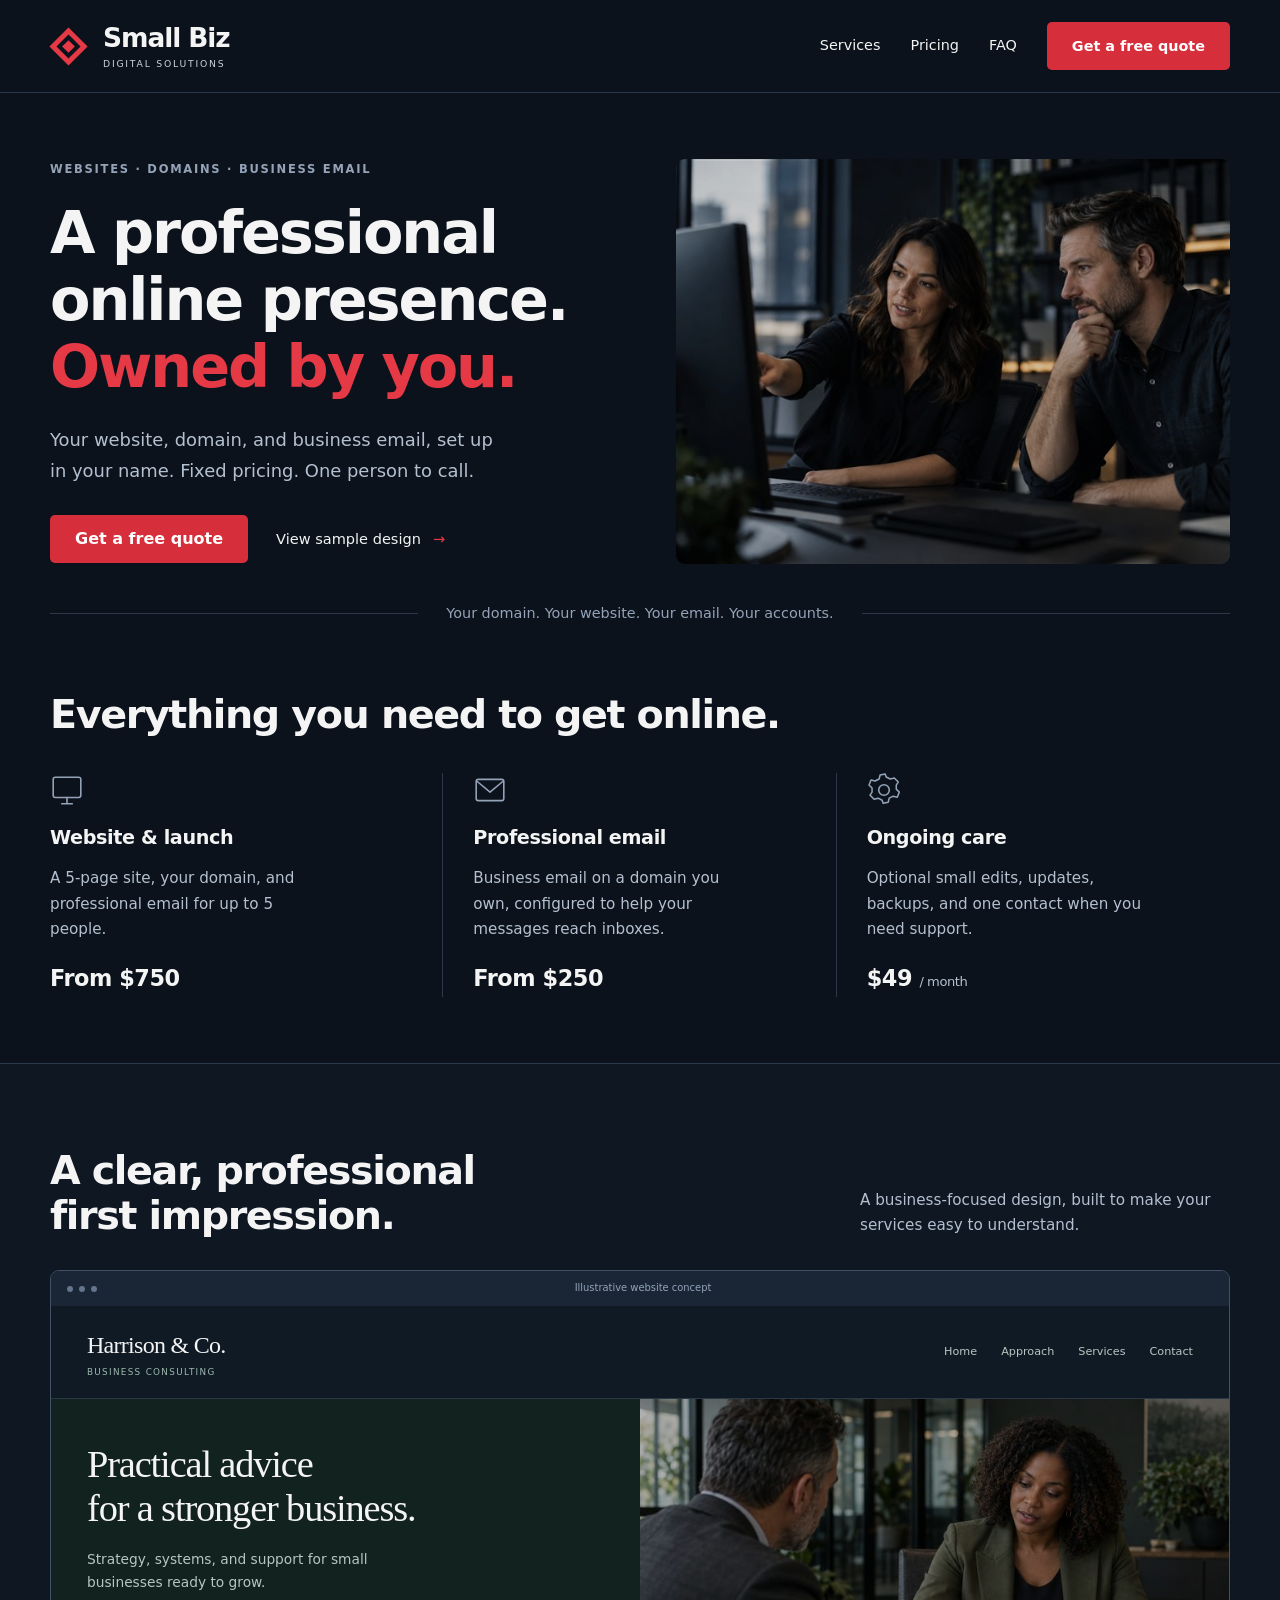
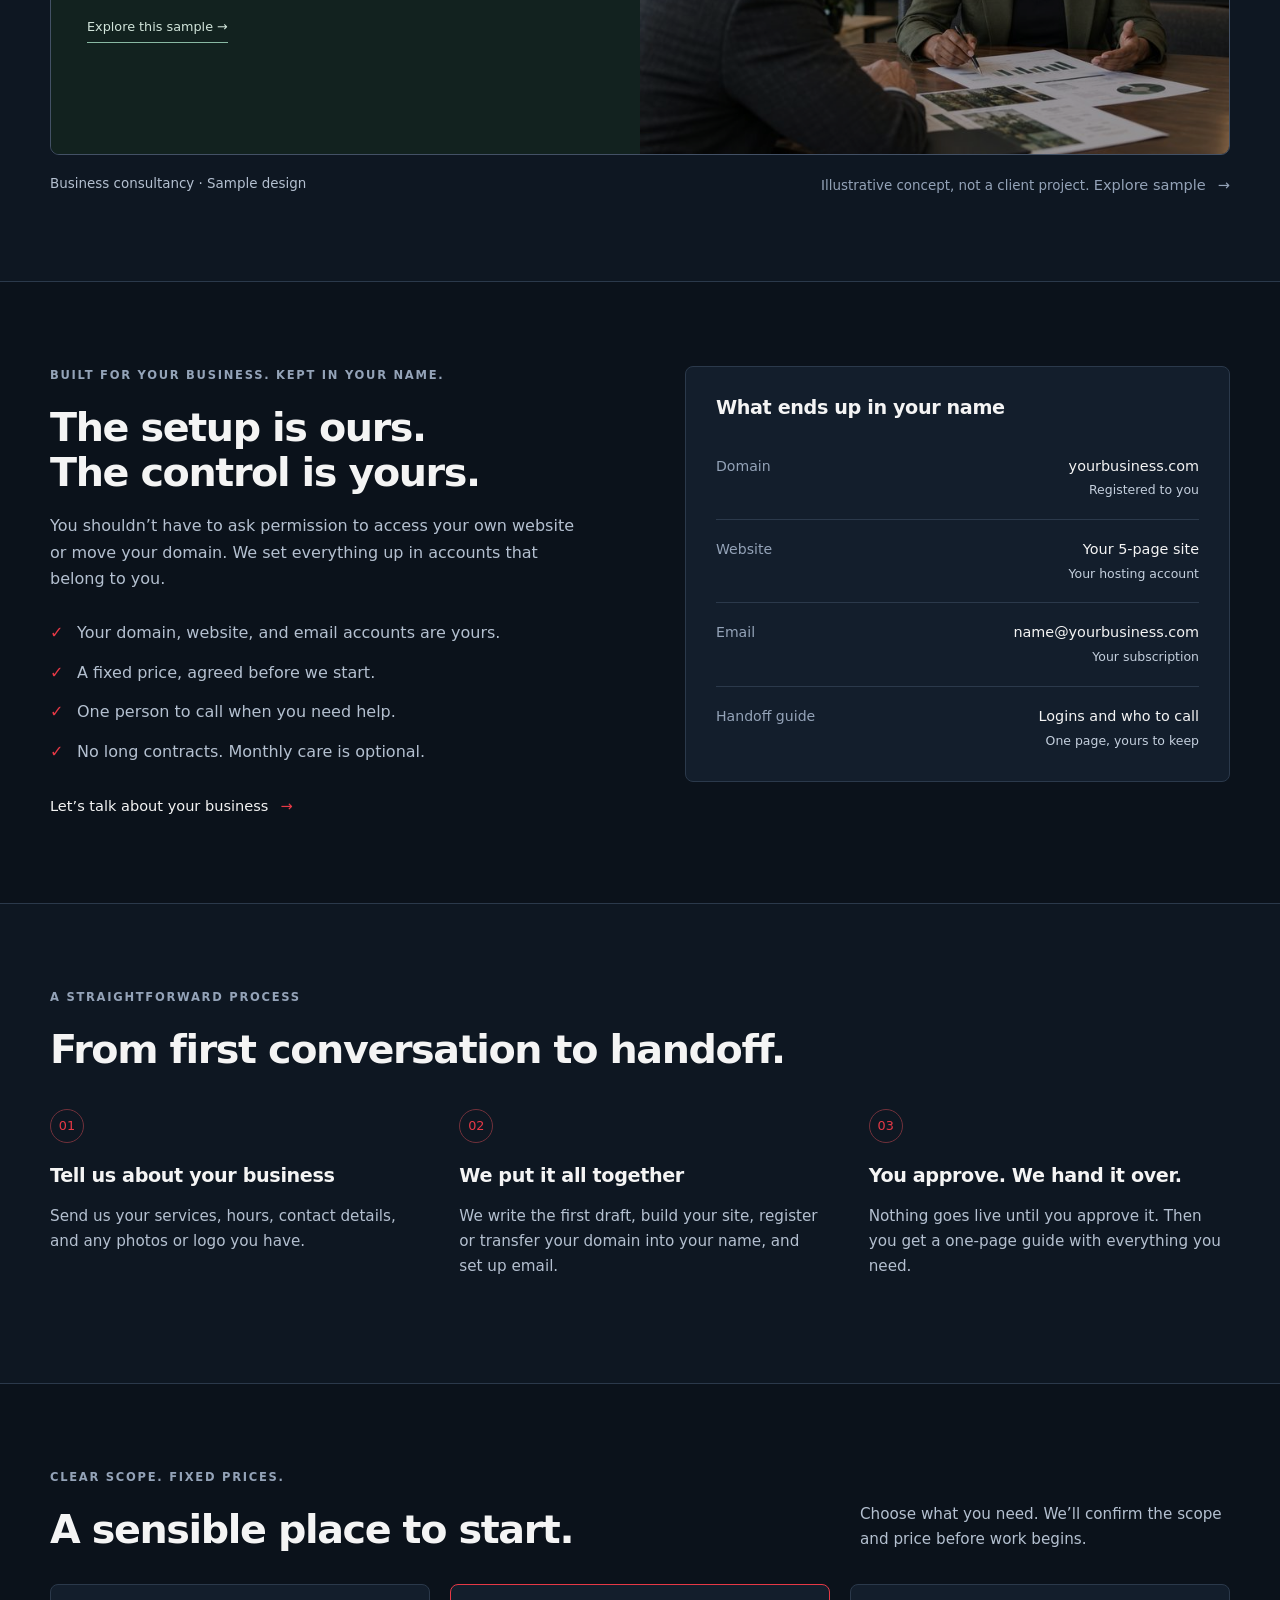
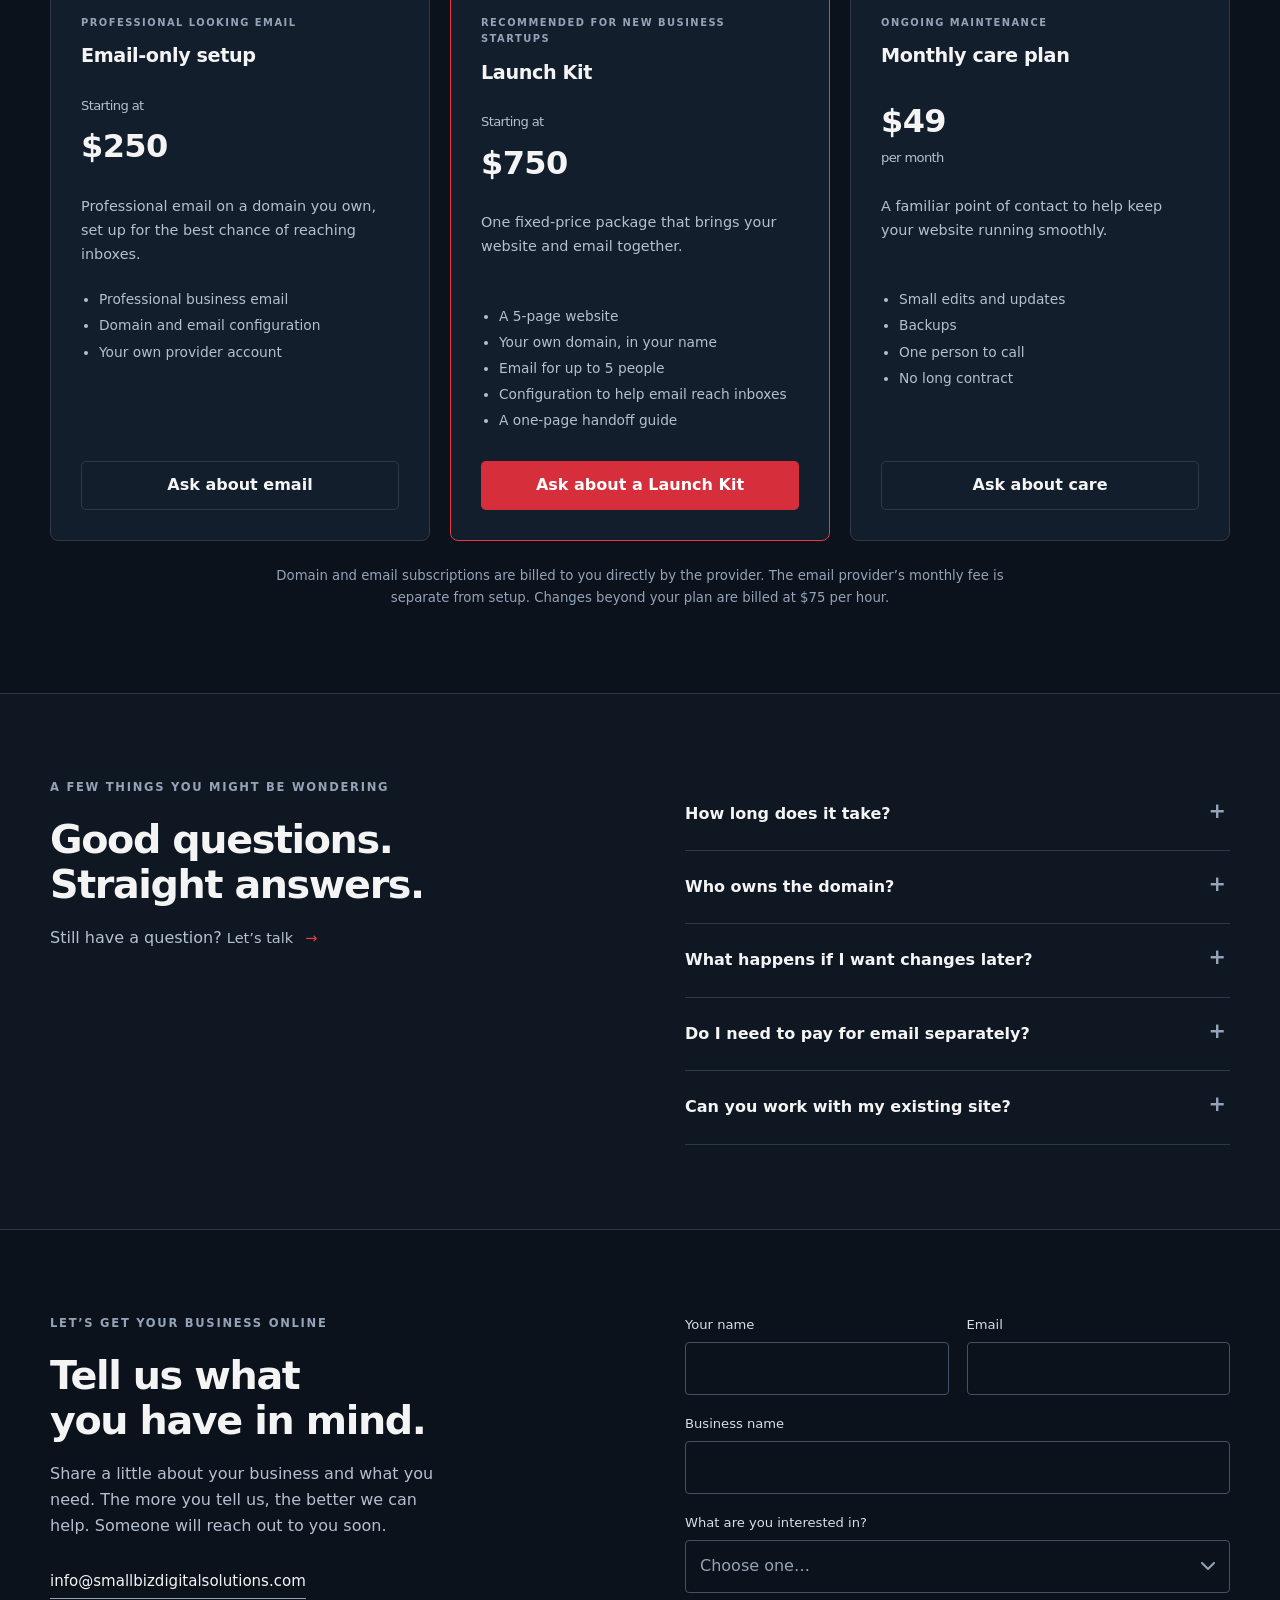
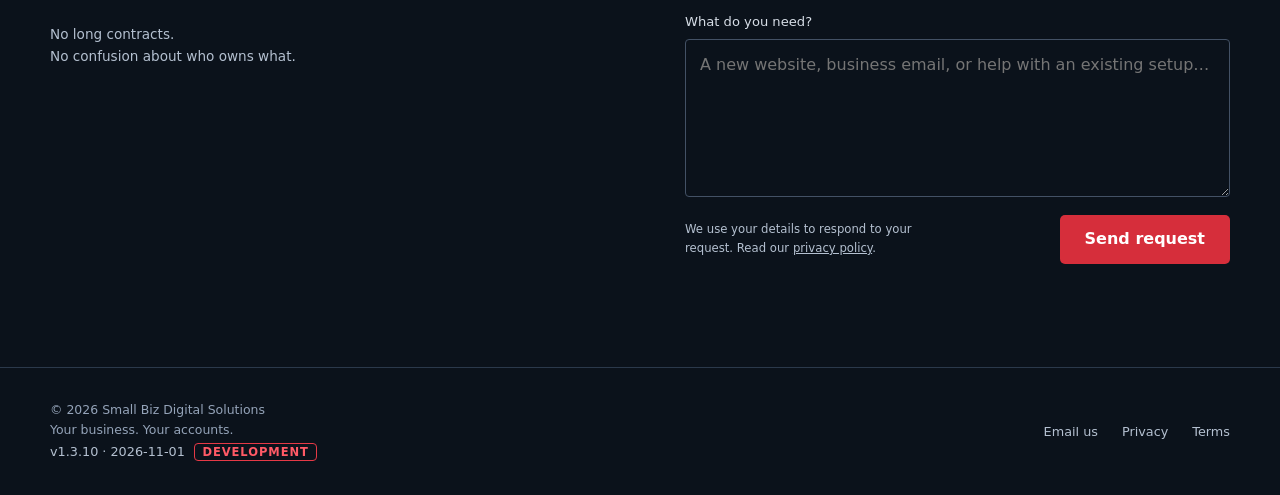
<file: index.html>
<!doctype html>
<html lang="en">
<head>
<meta charset="utf-8">
<meta name="viewport" content="width=device-width, initial-scale=1">
<meta name="theme-color" content="#0b121b">
<title>Small Biz Digital Solutions | Your website. Your accounts.</title>
<meta name="description" content="Your small business website, domain, and professional email, set up in your name. Fixed-price Launch Kits from $750. Optional care, no long contracts.">
<link rel="icon" href="assets/favicon.svg" type="image/svg+xml">
<link rel="stylesheet" href="styles.css">
<script src="assets/site.js" defer>
</script>
</head>
<body>
<a class="skip" href="#main">Skip to content</a>
<header class="site-header">
<div class="wrap header-inner">
<a class="brand" href="index.html" aria-label="Small Biz Digital Solutions home">
<span class="brand-mark" aria-hidden="true">
</span>
<span>
<span class="brand-name">Small Biz</span>
<span class="brand-sub">DIGITAL SOLUTIONS</span>
</span>
</a>
<button class="menu-toggle" type="button" aria-controls="main-nav" aria-expanded="false">Menu</button>
<nav class="nav" id="main-nav" aria-label="Main">
<a href="index.html#services">Services</a>
<a href="index.html#pricing">Pricing</a>
<a href="index.html#faq">FAQ</a>
<a class="button" href="index.html#contact">Get a free quote</a>
</nav>
</div>
</header>
<main id="main">
<section class="hero" id="top" aria-labelledby="hero-title">
<div class="wrap">
<div class="hero-grid">
<div>
<div class="eyebrow">Websites · Domains · Business email</div>
<h1 id="hero-title">A professional<br>online presence.<br>
<span class="accent">Owned by you.</span>
</h1>
<p class="lead">Your website, domain, and business email, set up in your name. Fixed pricing. One person to call.</p>
<div class="actions">
<a class="button" href="#contact">Get a free quote</a>
<a class="text-link" href="#example">View sample design <span class="arrow" aria-hidden="true">→</span>
</a>
</div>
</div>
<img class="hero-photo" src="assets/business-team-1200.jpg" srcset="assets/business-team-720.jpg 720w, assets/business-team-1200.jpg 1200w" sizes="(max-width:760px) calc(100vw - 40px), 560px" width="1200" height="800" alt="Two business professionals reviewing a website together at a computer." fetchpriority="high" decoding="async">
</div>
<div class="ownership">Your domain. Your website. Your email. Your accounts.</div>
</div>
</section>
<section class="section compact" id="services" aria-labelledby="services-title">
<div class="wrap">
<h2 id="services-title">Everything you need to get online.</h2>
<div class="service-grid">
<article class="service">
<svg class="icon" viewBox="0 0 32 32" aria-hidden="true">
<rect x="3" y="4" width="26" height="19" rx="2"/>
<path d="M11 29h10M16 23v6"/>
</svg>
<h3>Website &amp; launch</h3>
<p>A 5-page site, your domain, and professional email for up to 5 people.</p>
<div class="price">From $750</div>
</article>
<article class="service">
<svg class="icon" viewBox="0 0 32 32" aria-hidden="true">
<rect x="3" y="6" width="26" height="20" rx="2"/>
<path d="m4 8 12 10L28 8"/>
</svg>
<h3>Professional email</h3>
<p>Business email on a domain you own, configured to help your messages reach inboxes.</p>
<div class="price">From $250</div>
</article>
<article class="service">
<svg class="icon" viewBox="0 0 32 32" aria-hidden="true">
<path d="m13 3-1 4-4 2-4-1-2 5 3 3v4l-2 3 4 4 4-1 4 2 1 3 5-1 1-4 4-2 4 1 2-5-3-3v-4l2-3-4-4-4 1-4-2-1-3Z" transform="translate(0 -1) scale(.95)"/>
<circle cx="16" cy="16" r="5"/>
</svg>
<h3>Ongoing care</h3>
<p>Optional small edits, updates, backups, and one contact when you need support.</p>
<div class="price">$49 <small>/ month</small>
</div>
</article>
</div>
</div>
</section>
<section class="section subtle" id="example" aria-labelledby="example-title">
<div class="wrap">
<div class="section-heading">
<h2 id="example-title">A clear, professional<br>first impression.</h2>
<p>A business-focused design, built to make your services easy to understand.</p>
</div>
<a class="browser-preview" href="sample.html" aria-label="Explore the illustrative Harrison and Co. business website sample">
<div class="browser-bar" aria-hidden="true">
<i>
</i>
<i>
</i>
<i>
</i>
<span>Illustrative website concept</span>
</div>
<div class="demo-nav">
<div class="demo-brand">Harrison &amp; Co.<small>BUSINESS CONSULTING</small>
</div>
<div class="demo-nav-links" aria-hidden="true">
<span>Home</span>
<span>Approach</span>
<span>Services</span>
<span>Contact</span>
</div>
</div>
<div class="demo-hero">
<div class="demo-copy">
<h3>Practical advice<br>for a stronger business.</h3>
<p>Strategy, systems, and support for small businesses ready to grow.</p>
<span class="demo-pill">Explore this sample →</span>
</div>
<img class="demo-photo" src="assets/sample-consultation-1200.jpg" srcset="assets/sample-consultation-720.jpg 720w, assets/sample-consultation-1200.jpg 1200w" sizes="(max-width:760px) calc(100vw - 40px), 560px" width="1200" height="800" alt="" loading="lazy" decoding="async">
</div>
</a>
<div class="preview-caption">
<span>Business consultancy · Sample design</span>
<span>Illustrative concept, not a client project. <a class="text-link" href="sample.html">Explore sample <span class="arrow" aria-hidden="true">→</span>
</a>
</span>
</div>
</div>
</section>
<section class="section" aria-labelledby="ownership-title">
<div class="wrap two-col">
<div>
<div class="eyebrow">Built for your business. Kept in your name.</div>
<h2 id="ownership-title">The setup is ours.<br>The control is yours.</h2>
<p>You shouldn’t have to ask permission to access your own website or move your domain. We set everything up in accounts that belong to you.</p>
<ul class="check-list">
<li>Your domain, website, and email accounts are yours.</li>
<li>A fixed price, agreed before we start.</li>
<li>One person to call when you need help.</li>
<li>No long contracts. Monthly care is optional.</li>
</ul>
<a class="text-link" href="#contact">Let’s talk about your business <span class="arrow" aria-hidden="true">→</span>
</a>
</div>
<aside class="ownership-panel" aria-labelledby="handoff-title">
<h3 id="handoff-title">What ends up in your name</h3>
<dl>
<div>
<dt>Domain</dt>
<dd>yourbusiness.com<span>Registered to you</span>
</dd>
</div>
<div>
<dt>Website</dt>
<dd>Your 5-page site<span>Your hosting account</span>
</dd>
</div>
<div>
<dt>Email</dt>
<dd>name@yourbusiness.com<span>Your subscription</span>
</dd>
</div>
<div>
<dt>Handoff guide</dt>
<dd>Logins and who to call<span>One page, yours to keep</span>
</dd>
</div>
</dl>
</aside>
</div>
</section>
<section class="section subtle" aria-labelledby="process-title">
<div class="wrap">
<div class="eyebrow">A straightforward process</div>
<h2 id="process-title">From first conversation to handoff.</h2>
<ol class="steps">
<li>
<span class="step-no" aria-hidden="true">01</span>
<h3>Tell us about your business</h3>
<p>Send us your services, hours, contact details, and any photos or logo you have.</p>
</li>
<li>
<span class="step-no" aria-hidden="true">02</span>
<h3>We put it all together</h3>
<p>We write the first draft, build your site, register or transfer your domain into your name, and set up email.</p>
</li>
<li>
<span class="step-no" aria-hidden="true">03</span>
<h3>You approve. We hand it over.</h3>
<p>Nothing goes live until you approve it. Then you get a one-page guide with everything you need.</p>
</li>
</ol>
</div>
</section>
<section class="section" id="pricing" aria-labelledby="pricing-title">
<div class="wrap">
<div class="section-heading">
<div>
<div class="eyebrow">Clear scope. Fixed prices.</div>
<h2 id="pricing-title">A sensible place to start.</h2>
</div>
<p>Choose what you need. We’ll confirm the scope and price before work begins.</p>
</div>
<div class="pricing-grid">
<article class="price-card">
<div class="eyebrow">Professional looking email</div>
<h3>Email-only setup</h3>
<div class="price">
<small>Starting at</small>$250</div>
<p>Professional email on a domain you own, set up for the best chance of reaching inboxes.</p>
<ul>
<li>Professional business email</li>
<li>Domain and email configuration</li>
<li>Your own provider account</li>
</ul>
<a class="button secondary" href="#contact">Ask about email</a>
</article>
<article class="price-card featured">
<div class="eyebrow">Recommended for new business startups</div>
<h3>Launch Kit</h3>
<div class="price">
<small>Starting at</small>$750</div>
<p>One fixed-price package that brings your website and email together.</p>
<ul>
<li>A 5-page website</li>
<li>Your own domain, in your name</li>
<li>Email for up to 5 people</li>
<li>Configuration to help email reach inboxes</li>
<li>A one-page handoff guide</li>
</ul>
<a class="button" href="#contact">Ask about a Launch Kit</a>
</article>
<article class="price-card">
<div class="eyebrow">Ongoing maintenance</div>
<h3>Monthly care plan</h3>
<div class="price">$49 <small>per month</small>
</div>
<p>A familiar point of contact to help keep your website running smoothly.</p>
<ul>
<li>Small edits and updates</li>
<li>Backups</li>
<li>One person to call</li>
<li>No long contract</li>
</ul>
<a class="button secondary" href="#contact">Ask about care</a>
</article>
</div>
<p class="pricing-note">Domain and email subscriptions are billed to you directly by the provider. The email provider’s monthly fee is separate from setup. Changes beyond your plan are billed at $75 per hour.</p>
</div>
</section>
<section class="section subtle" id="faq" aria-labelledby="faq-title">
<div class="wrap two-col">
<div>
<div class="eyebrow">A few things you might be wondering</div>
<h2 id="faq-title">Good questions.<br>Straight answers.</h2>
<p>Still have a question? <a class="text-link" href="#contact">Let’s talk <span class="arrow" aria-hidden="true">→</span>
</a>
</p>
</div>
<div class="faq">
<details>
<summary>How long does it take?</summary>
<p>Most projects take 1 to 2 weeks once we have your content. We’ll confirm the date before we start.</p>
</details>
<details>
<summary>Who owns the domain?</summary>
<p>You do. We register it in your name or transfer your existing domain to your account, and you keep control of it.</p>
</details>
<details>
<summary>What happens if I want changes later?</summary>
<p>Small edits are included in the monthly care plan. Without a plan, changes are billed at $75 per hour unless your quote says otherwise. You can also edit text and photos yourself.</p>
</details>
<details>
<summary>Do I need to pay for email separately?</summary>
<p>Yes. Professional email is a subscription from a provider such as Google Workspace or Microsoft 365, and it is billed to you directly. We set it up and make sure it is configured correctly.</p>
</details>
<details>
<summary>Can you work with my existing site?</summary>
<p>Often, yes. Send us the address and tell us what you want to change, and we’ll tell you what is worth keeping.</p>
</details>
</div>
</div>
</section>
<section class="section" id="contact" aria-labelledby="contact-title">
<div class="wrap contact-grid">
<div>
<div class="eyebrow">Let’s get your business online</div>
<h2 id="contact-title">Tell us what<br>you have in mind.</h2>
<p>Share a little about your business and what you need. The more you tell us, the better we can help. Someone will reach out to you soon.</p>
<a class="contact-email" href="mailto:info@smallbizdigitalsolutions.com">info@smallbizdigitalsolutions.com</a>
<p class="contact-reassurance">No long contracts.<br>No confusion about who owns what.</p>
</div>
<form id="quote-form" action="https://formspree.io/f/mdeewrbz" method="post">
<div class="form-grid">
<div class="field">
<label for="name">Your name</label>
<input id="name" name="name" autocomplete="name" required maxlength="120">
</div>
<div class="field">
<label for="email">Email</label>
<input type="email" id="email" name="email" autocomplete="email" required maxlength="254">
</div>
<div class="field full">
<label for="business">Business name</label>
<input id="business" name="business" autocomplete="organization" required maxlength="180">
</div>
<div class="field full">
<label for="interest">What are you interested in?</label>
<select id="interest" name="interest" required>
<option value="" disabled selected>Choose one…</option>
<option>General Inquiry</option>
<option>Launch Kit</option>
<option>Email-Only Setup</option>
<option>Monthly Care Plan</option>
</select>
</div>
<div class="field full">
<label for="message">What do you need?</label>
<textarea id="message" name="message" required maxlength="5000" rows="5" placeholder="A new website, business email, or help with an existing setup…">
</textarea>
</div>
<input type="hidden" name="_subject" value="New quote request">
<div class="honeypot" aria-hidden="true">
<label for="website-check">Leave this field blank</label>
<input id="website-check" name="_gotcha" tabindex="-1" autocomplete="off">
</div>
<div class="form-foot">
<p>We use your details to respond to your request. Read our <a href="privacy.html">privacy policy</a>.</p>
<button class="button" type="submit">Send request</button>
</div>
</div>
<p class="form-status" id="form-status" role="status" aria-live="polite">
</p>
</form>
</div>
</section>
</main>
<footer class="site-footer">
<div class="wrap footer-inner">
<p class="footer-copy">© 2026 Small Biz Digital Solutions<br>Your business. Your accounts.<br><span class="version">v1.3.10 · 2026-11-01</span></p>
<div class="footer-links">
<a href="mailto:info@smallbizdigitalsolutions.com">Email us</a>
<a href="privacy.html">Privacy</a>
<a href="terms.html">Terms</a>
</div>
</div>
</footer>
</body>
</html>
</file>
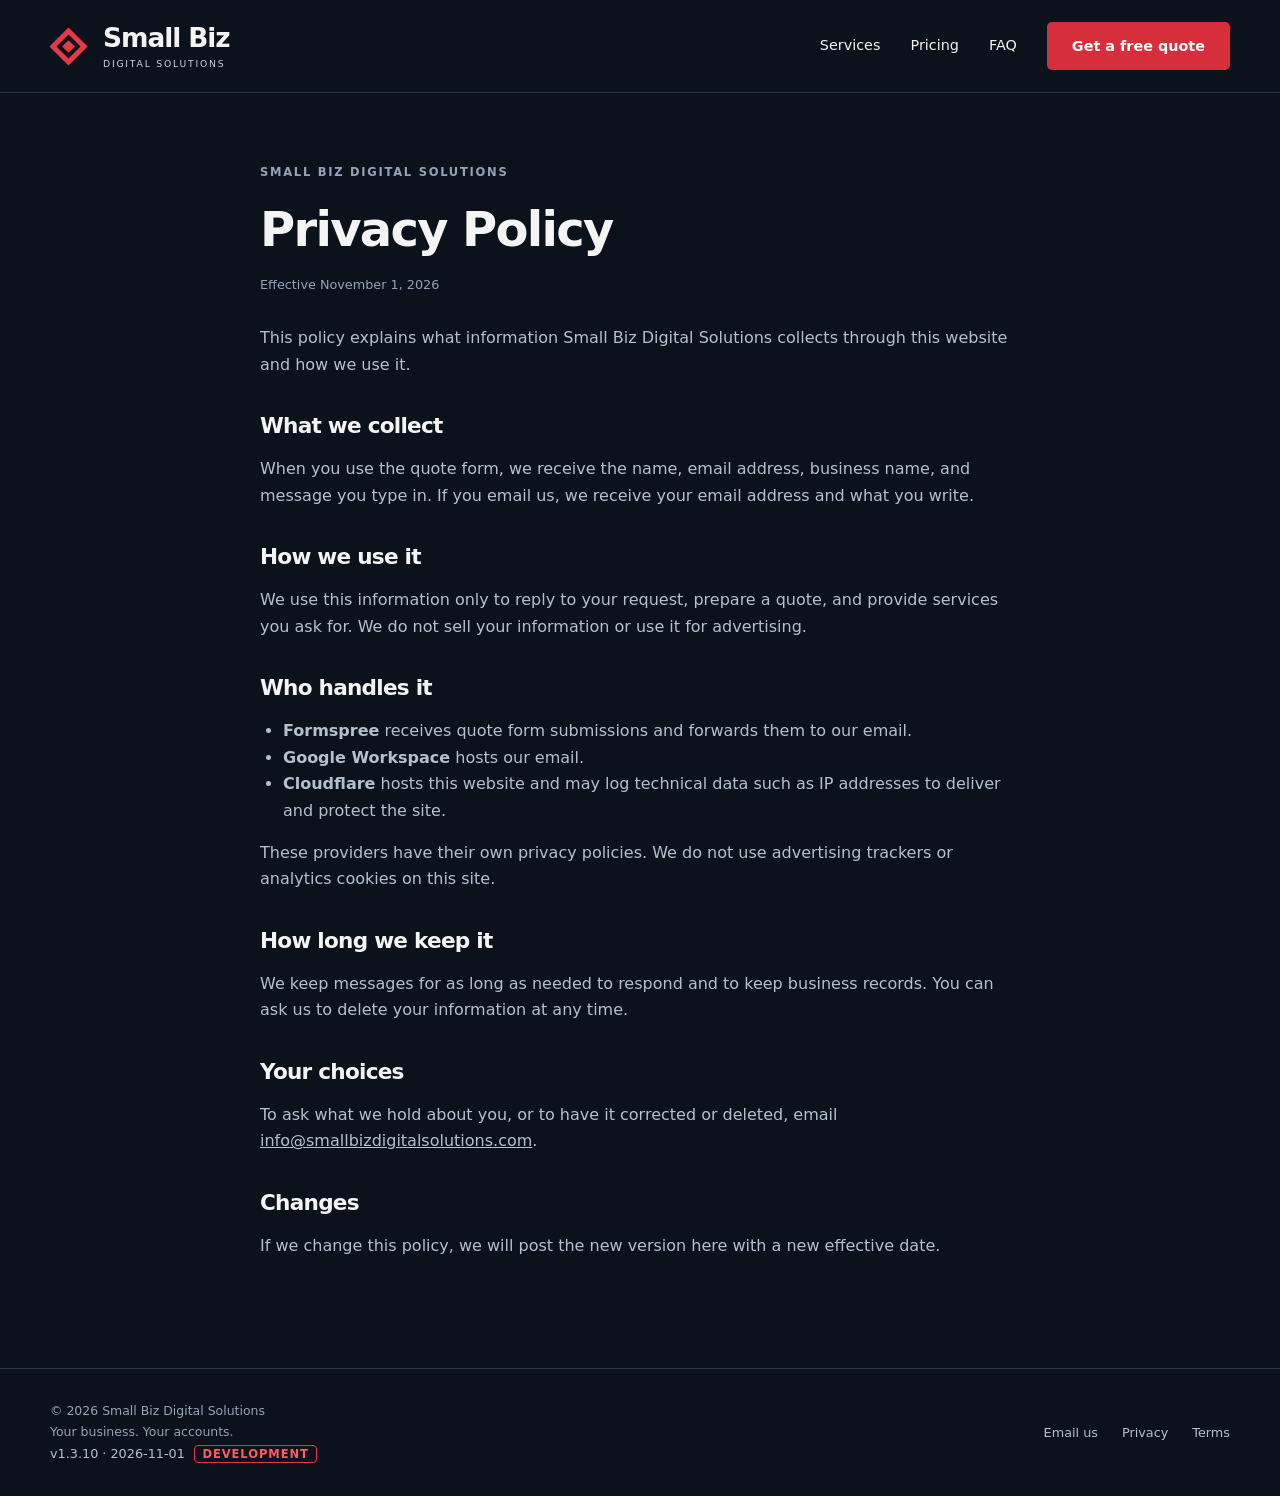
<file: privacy.html>
<!doctype html>
<html lang="en">
<head>
<meta charset="utf-8">
<meta name="viewport" content="width=device-width, initial-scale=1">
<meta name="theme-color" content="#0b121b">
<title>Privacy Policy | Small Biz Digital Solutions</title>
<meta name="description" content="Privacy Policy for Small Biz Digital Solutions.">
<link rel="icon" href="assets/favicon.svg" type="image/svg+xml">
<link rel="stylesheet" href="styles.css">
<script src="assets/site.js" defer>
</script>
</head>
<body>
<a class="skip" href="#main">Skip to content</a>
<header class="site-header">
<div class="wrap header-inner">
<a class="brand" href="index.html" aria-label="Small Biz Digital Solutions home">
<span class="brand-mark" aria-hidden="true">
</span>
<span>
<span class="brand-name">Small Biz</span>
<span class="brand-sub">DIGITAL SOLUTIONS</span>
</span>
</a>
<button class="menu-toggle" type="button" aria-controls="main-nav" aria-expanded="false">Menu</button>
<nav class="nav" id="main-nav" aria-label="Main">
<a href="index.html#services">Services</a>
<a href="index.html#pricing">Pricing</a>
<a href="index.html#faq">FAQ</a>
<a class="button" href="index.html#contact">Get a free quote</a>
</nav>
</div>
</header>
<main id="main">
<article class="wrap legal">
<div class="eyebrow">Small Biz Digital Solutions</div>
<h1>Privacy Policy</h1>
<p class="effective">Effective November 1, 2026</p>
<p>This policy explains what information Small Biz Digital Solutions collects through this website and how we use it.</p>
<h2>What we collect</h2>
<p>When you use the quote form, we receive the name, email address, business name, and message you type in. If you email us, we receive your email address and what you write.</p>
<h2>How we use it</h2>
<p>We use this information only to reply to your request, prepare a quote, and provide services you ask for. We do not sell your information or use it for advertising.</p>
<h2>Who handles it</h2>
<ul>
<li>
<strong>Formspree</strong> receives quote form submissions and forwards them to our email.</li>
<li>
<strong>Google Workspace</strong> hosts our email.</li>
<li>
<strong>Cloudflare</strong> hosts this website and may log technical data such as IP addresses to deliver and protect the site.</li>
</ul>
<p>These providers have their own privacy policies. We do not use advertising trackers or analytics cookies on this site.</p>
<h2>How long we keep it</h2>
<p>We keep messages for as long as needed to respond and to keep business records. You can ask us to delete your information at any time.</p>
<h2>Your choices</h2>
<p>To ask what we hold about you, or to have it corrected or deleted, email <a href="mailto:info@smallbizdigitalsolutions.com">info@smallbizdigitalsolutions.com</a>.</p>
<h2>Changes</h2>
<p>If we change this policy, we will post the new version here with a new effective date.</p>
</article>
</main>
<footer class="site-footer">
<div class="wrap footer-inner">
<p class="footer-copy">© 2026 Small Biz Digital Solutions<br>Your business. Your accounts.<br><span class="version">v1.3.10 · 2026-11-01</span></p>
<div class="footer-links">
<a href="mailto:info@smallbizdigitalsolutions.com">Email us</a>
<a href="privacy.html">Privacy</a>
<a href="terms.html">Terms</a>
</div>
</div>
</footer>
</body>
</html>
</file>
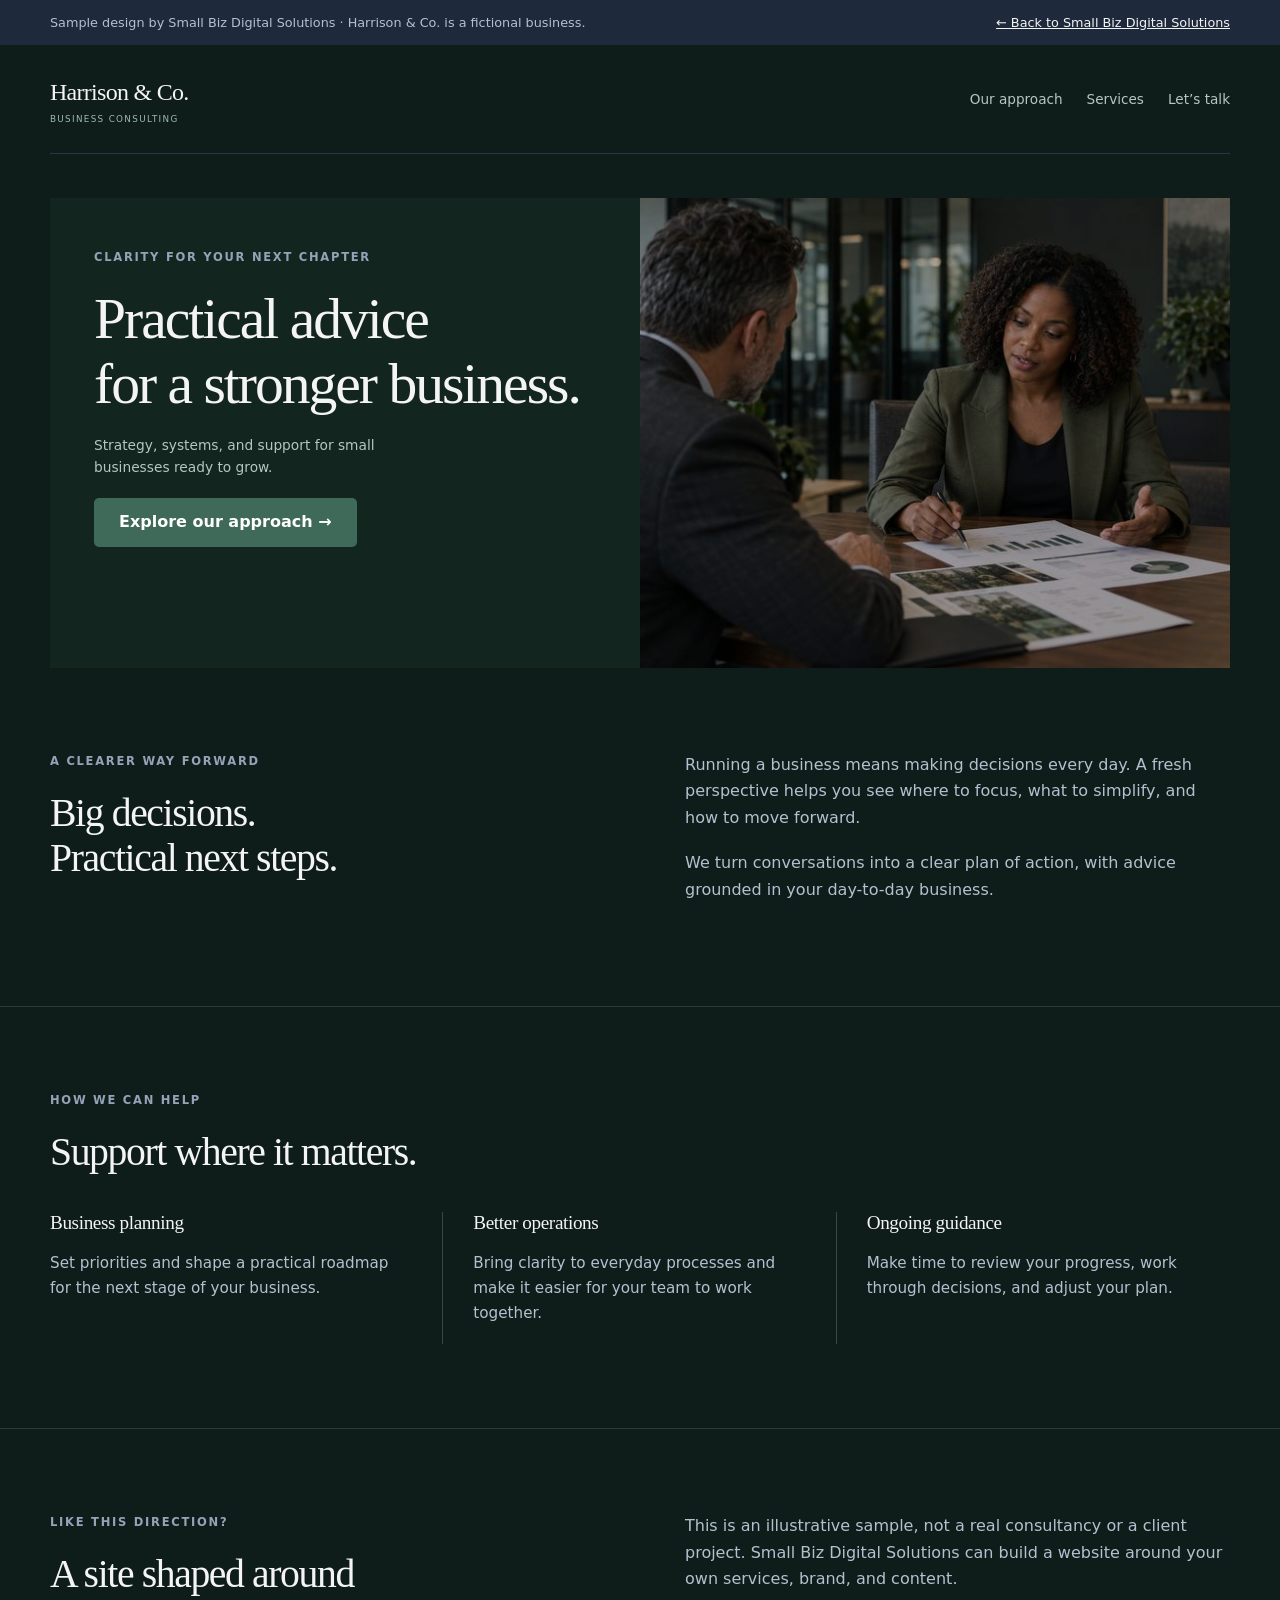
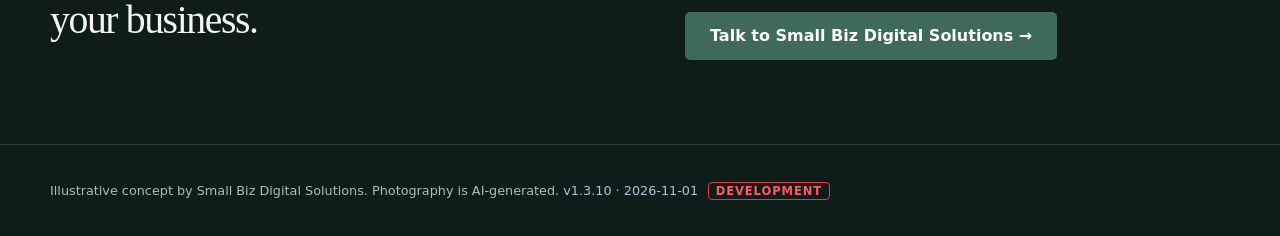
<file: sample.html>
<!doctype html>
<html lang="en">
<head>
<meta charset="utf-8">
<meta name="viewport" content="width=device-width, initial-scale=1">
<meta name="theme-color" content="#0b121b">
<title>Business website sample | Small Biz Digital Solutions</title>
<meta name="description" content="Explore an illustrative business consultancy website design by Small Biz Digital Solutions.">
<link rel="icon" href="assets/favicon.svg" type="image/svg+xml">
<link rel="stylesheet" href="styles.css">
<script src="assets/site.js" defer>
</script>
<meta name="robots" content="noindex,follow">
</head>
<body class="sample-page">
<a class="skip" href="#main">Skip to content</a>
<div class="sample-banner">
<div class="wrap">
<span>Sample design by Small Biz Digital Solutions · Harrison &amp; Co. is a fictional business.</span>
<a href="index.html#example">← Back to Small Biz Digital Solutions</a>
</div>
</div>
<header class="wrap demo-nav">
<div class="demo-brand">Harrison &amp; Co.<small>BUSINESS CONSULTING</small>
</div>
<nav class="demo-nav-links" aria-label="Sample site">
<a href="#approach">Our approach</a>
<a href="#sample-services">Services</a>
<a href="#sample-contact">Let’s talk</a>
</nav>
</header>
<main id="main">
<section class="wrap demo-hero">
<div class="demo-copy">
<div class="eyebrow">Clarity for your next chapter</div>
<h1>Practical advice<br>for a stronger business.</h1>
<p>Strategy, systems, and support for small businesses ready to grow.</p>
<a class="button" href="#approach">Explore our approach →</a>
</div>
<img class="demo-photo" src="assets/sample-consultation-1200.jpg" srcset="assets/sample-consultation-720.jpg 720w, assets/sample-consultation-1200.jpg 1200w" sizes="(max-width:760px) calc(100vw - 40px), 560px" width="1200" height="800" alt="Two business professionals reviewing charts and reports together at a conference table." fetchpriority="high" decoding="async">
</section>
<section class="section" id="approach">
<div class="wrap two-col">
<div>
<div class="eyebrow">A clearer way forward</div>
<h2>Big decisions.<br>Practical next steps.</h2>
</div>
<div>
<p>Running a business means making decisions every day. A fresh perspective helps you see where to focus, what to simplify, and how to move forward.</p>
<p>We turn conversations into a clear plan of action, with advice grounded in your day-to-day business.</p>
</div>
</div>
</section>
<section class="section" id="sample-services">
<div class="wrap">
<div class="eyebrow">How we can help</div>
<h2>Support where it matters.</h2>
<div class="service-grid">
<article class="service">
<h3>Business planning</h3>
<p>Set priorities and shape a practical roadmap for the next stage of your business.</p>
</article>
<article class="service">
<h3>Better operations</h3>
<p>Bring clarity to everyday processes and make it easier for your team to work together.</p>
</article>
<article class="service">
<h3>Ongoing guidance</h3>
<p>Make time to review your progress, work through decisions, and adjust your plan.</p>
</article>
</div>
</div>
</section>
<section class="section" id="sample-contact">
<div class="wrap two-col">
<div>
<div class="eyebrow">Like this direction?</div>
<h2>A site shaped around<br>your business.</h2>
</div>
<div>
<p>This is an illustrative sample, not a real consultancy or a client project. Small Biz Digital Solutions can build a website around your own services, brand, and content.</p>
<a class="button" href="index.html#contact">Talk to Small Biz Digital Solutions →</a>
</div>
</div>
</section>
</main>
<footer class="wrap sample-footer">Illustrative concept by <a href="index.html">Small Biz Digital Solutions</a>. Photography is AI-generated. <span class="version">v1.3.10 · 2026-11-01</span></footer>
</body>
</html>
</file>
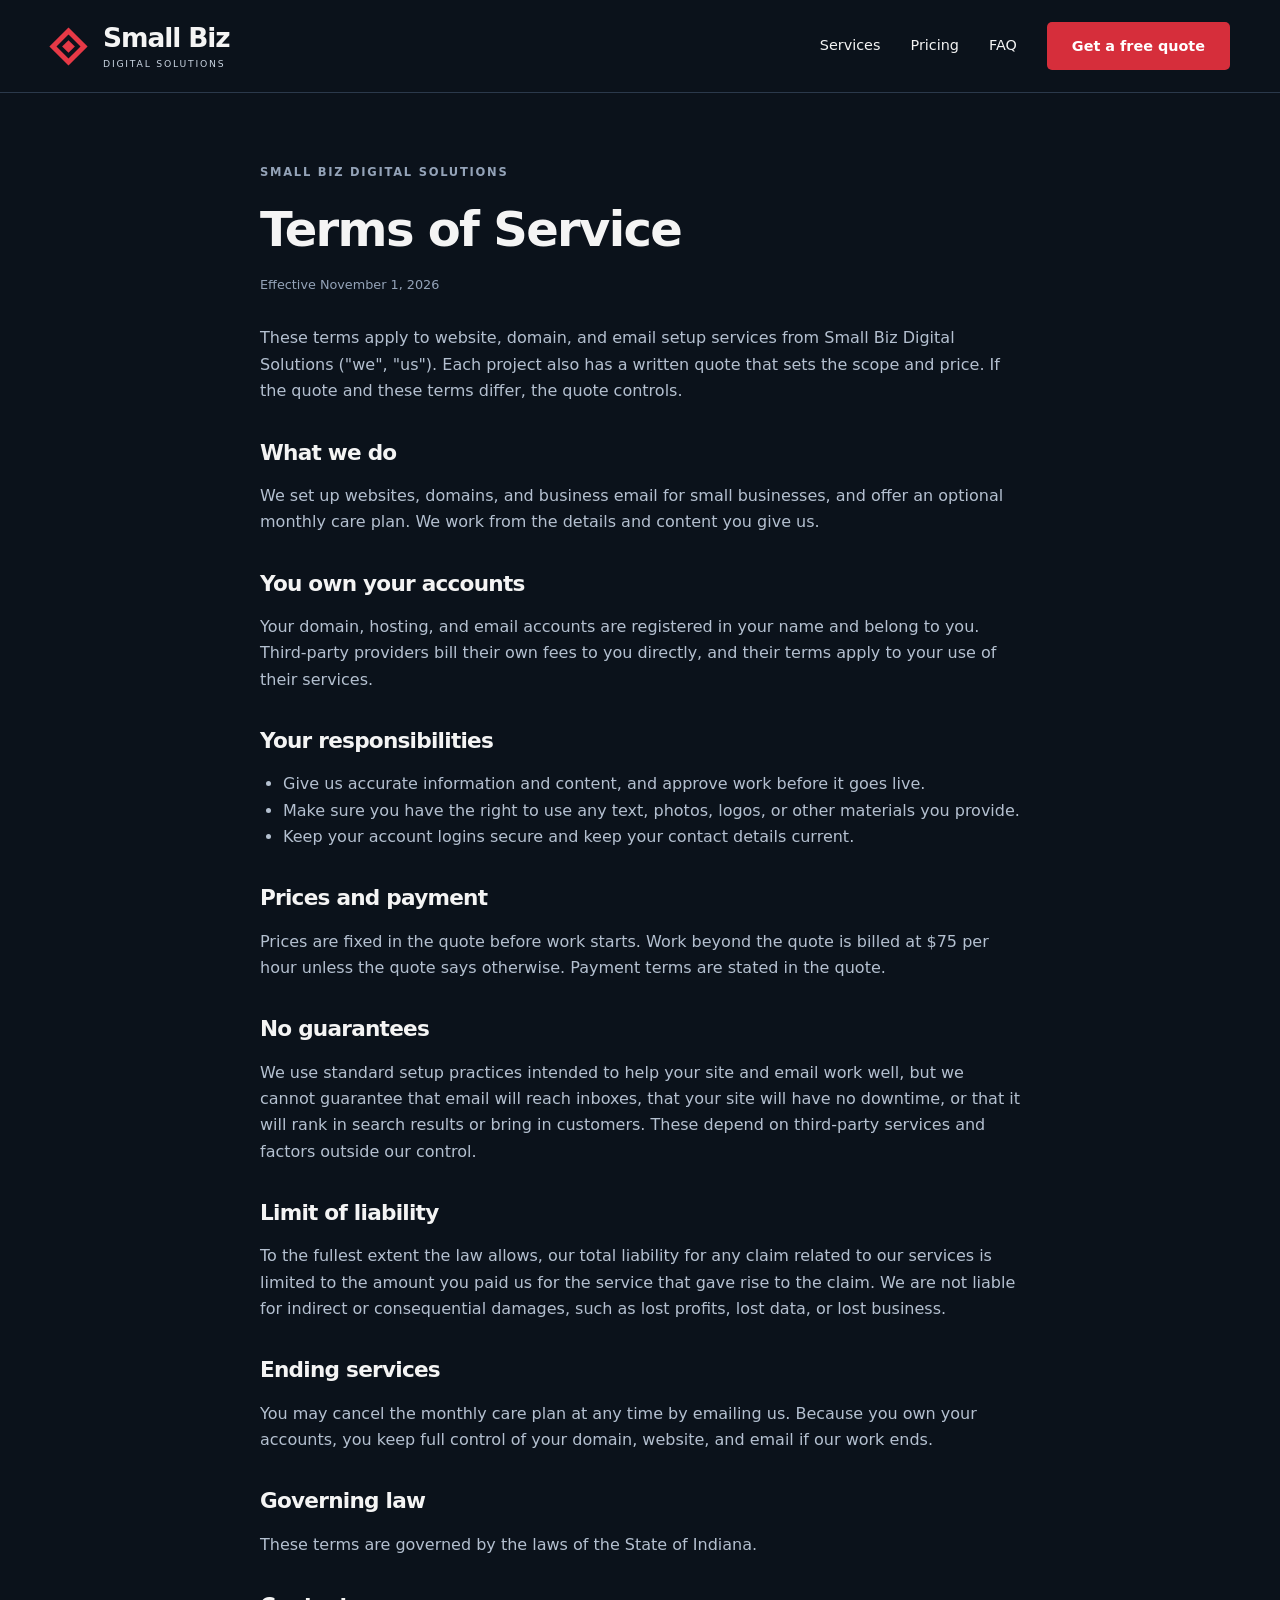
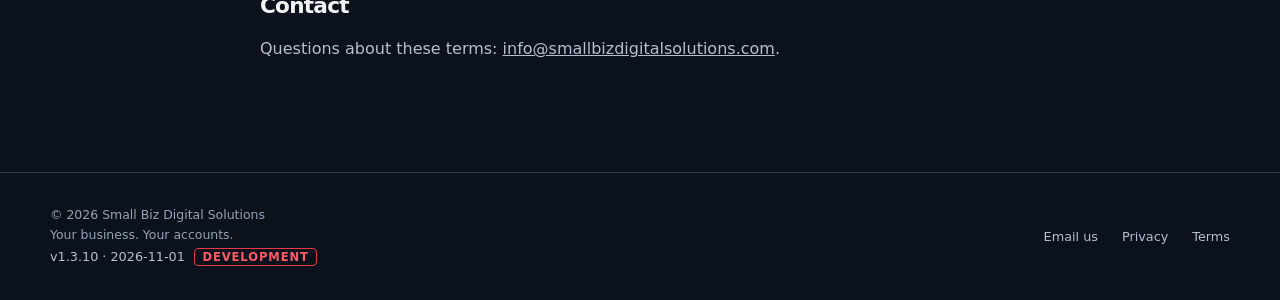
<file: terms.html>
<!doctype html>
<html lang="en">
<head>
<meta charset="utf-8">
<meta name="viewport" content="width=device-width, initial-scale=1">
<meta name="theme-color" content="#0b121b">
<title>Terms of Service | Small Biz Digital Solutions</title>
<meta name="description" content="Terms of Service for Small Biz Digital Solutions.">
<link rel="icon" href="assets/favicon.svg" type="image/svg+xml">
<link rel="stylesheet" href="styles.css">
<script src="assets/site.js" defer>
</script>
</head>
<body>
<a class="skip" href="#main">Skip to content</a>
<header class="site-header">
<div class="wrap header-inner">
<a class="brand" href="index.html" aria-label="Small Biz Digital Solutions home">
<span class="brand-mark" aria-hidden="true">
</span>
<span>
<span class="brand-name">Small Biz</span>
<span class="brand-sub">DIGITAL SOLUTIONS</span>
</span>
</a>
<button class="menu-toggle" type="button" aria-controls="main-nav" aria-expanded="false">Menu</button>
<nav class="nav" id="main-nav" aria-label="Main">
<a href="index.html#services">Services</a>
<a href="index.html#pricing">Pricing</a>
<a href="index.html#faq">FAQ</a>
<a class="button" href="index.html#contact">Get a free quote</a>
</nav>
</div>
</header>
<main id="main">
<article class="wrap legal">
<div class="eyebrow">Small Biz Digital Solutions</div>
<h1>Terms of Service</h1>
<p class="effective">Effective November 1, 2026</p>
<p>These terms apply to website, domain, and email setup services from Small Biz Digital Solutions ("we", "us"). Each project also has a written quote that sets the scope and price. If the quote and these terms differ, the quote controls.</p>
<h2>What we do</h2>
<p>We set up websites, domains, and business email for small businesses, and offer an optional monthly care plan. We work from the details and content you give us.</p>
<h2>You own your accounts</h2>
<p>Your domain, hosting, and email accounts are registered in your name and belong to you. Third-party providers bill their own fees to you directly, and their terms apply to your use of their services.</p>
<h2>Your responsibilities</h2>
<ul>
<li>Give us accurate information and content, and approve work before it goes live.</li>
<li>Make sure you have the right to use any text, photos, logos, or other materials you provide.</li>
<li>Keep your account logins secure and keep your contact details current.</li>
</ul>
<h2>Prices and payment</h2>
<p>Prices are fixed in the quote before work starts. Work beyond the quote is billed at $75 per hour unless the quote says otherwise. Payment terms are stated in the quote.</p>
<h2>No guarantees</h2>
<p>We use standard setup practices intended to help your site and email work well, but we cannot guarantee that email will reach inboxes, that your site will have no downtime, or that it will rank in search results or bring in customers. These depend on third-party services and factors outside our control.</p>
<h2>Limit of liability</h2>
<p>To the fullest extent the law allows, our total liability for any claim related to our services is limited to the amount you paid us for the service that gave rise to the claim. We are not liable for indirect or consequential damages, such as lost profits, lost data, or lost business.</p>
<h2>Ending services</h2>
<p>You may cancel the monthly care plan at any time by emailing us. Because you own your accounts, you keep full control of your domain, website, and email if our work ends.</p>
<h2>Governing law</h2>
<p>These terms are governed by the laws of the State of Indiana.</p>
<h2>Contact</h2>
<p>Questions about these terms: <a href="mailto:info@smallbizdigitalsolutions.com">info@smallbizdigitalsolutions.com</a>.</p>
</article>
</main>
<footer class="site-footer">
<div class="wrap footer-inner">
<p class="footer-copy">© 2026 Small Biz Digital Solutions<br>Your business. Your accounts.<br><span class="version">v1.3.10 · 2026-11-01</span></p>
<div class="footer-links">
<a href="mailto:info@smallbizdigitalsolutions.com">Email us</a>
<a href="privacy.html">Privacy</a>
<a href="terms.html">Terms</a>
</div>
</div>
</footer>
</body>
</html>
</file>
<file: styles.css>
:root{color-scheme:dark;--bg:#0b121b;--panel:#131e2c;--charcoal:#1e293b;--text:#f4f4f4;--muted:#b4c0d0;--steel:#94a3b8;--red:#e63946;--line:#2b394b;--max:1180px;font-family:Inter,ui-sans-serif,system-ui,-apple-system,BlinkMacSystemFont,"Segoe UI",sans-serif;font-synthesis:none}
*{box-sizing:border-box}
html{scroll-behavior:smooth;scroll-padding-top:100px}
body{margin:0;background:var(--bg);color:var(--text);line-height:1.65}
a{color:inherit;text-decoration:none}
p{margin:0 0 1.2rem;color:var(--muted)}
h1,h2,h3{line-height:1.14;letter-spacing:-.035em;margin:0 0 1.1rem}
h1{font-size:clamp(2.6rem,4.6vw,4rem);font-weight:750}
h2{font-size:clamp(1.9rem,3.1vw,2.65rem)}
h3{font-size:1.2rem;letter-spacing:-.02em}
img{max-width:100%;display:block}
button,input,textarea,select{font:inherit}
button,a,input,textarea,summary{-webkit-tap-highlight-color:transparent}
:focus-visible{outline:3px solid var(--steel);outline-offset:5px}
.wrap{width:min(var(--max),calc(100% - 64px));margin-inline:auto}
.skip{position:fixed;left:20px;top:-100px;z-index:100;background:var(--red);padding:12px 20px}
.skip:focus{top:12px}
.site-header{border-bottom:1px solid var(--line);background:var(--bg)}
.header-inner{min-height:92px;display:flex;align-items:center;justify-content:space-between;gap:24px}
.brand{display:inline-flex;gap:16px;align-items:center;line-height:1.1;flex-shrink:0}
.brand-name{font-size:1.65rem;font-weight:750;letter-spacing:-.04em;display:block}
.brand-sub{display:block;font-size:.58rem;letter-spacing:.19em;margin-top:7px;color:#c9d4e1}
.brand-mark{width:27px;height:27px;border:5px solid var(--red);transform:rotate(45deg);position:relative;margin:5px}
.brand-mark:after{content:"";position:absolute;inset:4px;background:var(--red)}
.nav{display:flex;align-items:center;gap:30px;font-size:.9rem}
.nav a:not(.button):hover,.text-link:hover{color:#ff7781}
.button{display:inline-flex;justify-content:center;align-items:center;gap:14px;min-height:48px;padding:12px 24px;border-radius:5px;background:#d62e3b;color:#fff;font-weight:650;border:1px solid transparent;line-height:1.4;cursor:pointer;transition:background .15s,transform .15s}
.button:hover{background:#c72836;transform:translateY(-1px)}
.button.secondary{background:transparent;border-color:var(--line);color:var(--text)}
.button.secondary:hover{background:var(--charcoal)}
.menu-toggle{display:none}
.hero{padding:66px 0 0}
.hero-grid{display:grid;grid-template-columns:1.03fr 1fr;gap:56px;align-items:center}
.eyebrow{font-size:.72rem;color:var(--steel);font-weight:650;letter-spacing:.15em;text-transform:uppercase;margin-bottom:20px}
.accent{color:var(--red)}
.hero p.lead{font-size:1.12rem;max-width:460px;line-height:1.75;margin:24px 0 28px}
.actions{display:flex;align-items:center;gap:28px;flex-wrap:wrap}
.text-link{font-size:.91rem;display:inline-flex;gap:12px;align-items:center}
.arrow{color:var(--red)}
.hero-photo{width:100%;height:405px;object-fit:cover;object-position:58% center;border-radius:9px;filter:brightness(.83)}
.ownership{display:flex;align-items:center;gap:28px;text-align:center;color:var(--steel);font-size:.9rem;padding:38px 0 0}
.ownership:before,.ownership:after{content:"";height:1px;background:var(--line);flex:1}
.section{padding:84px 0}
.section.compact{padding:66px 0}
.section-heading{display:flex;justify-content:space-between;align-items:end;gap:30px;margin-bottom:32px}
.section-heading h2{margin-bottom:0}
.section-heading p{max-width:370px;margin:0;font-size:.95rem}
.service-grid{display:grid;grid-template-columns:repeat(3,1fr);margin-top:36px}
.service{padding:0 30px;border-right:1px solid var(--line)}
.service:first-child{padding-left:0}
.service:last-child{border:0;padding-right:0}
.icon{width:34px;height:34px;color:var(--steel);fill:none;stroke:currentColor;stroke-width:1.5;stroke-linecap:round;stroke-linejoin:round;margin-bottom:20px}
.service p{font-size:.95rem;max-width:280px;margin-bottom:18px}
.price{font-size:1.4rem;font-weight:650;letter-spacing:-.02em}
.price small{font-size:.82rem;font-weight:400;color:var(--muted)}
.subtle{background:#0e1722;border-block:1px solid var(--line)}
.browser-preview{border:1px solid #435165;border-radius:9px;overflow:hidden;background:#101a25;display:block;transition:border-color .2s}
.browser-preview:hover{border-color:var(--steel)}
.browser-bar{height:35px;background:#1a2635;display:flex;align-items:center;gap:6px;padding-inline:16px}
.browser-bar i{width:6px;height:6px;background:#64748b;border-radius:50%}
.browser-bar span{font-size:.62rem;margin:auto;color:var(--steel);padding-right:30px}
.demo-nav{display:flex;justify-content:space-between;align-items:center;padding:20px 36px;border-bottom:1px solid #293747}
.demo-brand{font-family:Georgia,serif;font-size:1.5rem;letter-spacing:-.03em}
.demo-brand small{display:block;font:500 .55rem/1.4 system-ui;letter-spacing:.15em;color:#9dbaae}
.demo-nav-links{display:flex;gap:24px;font-size:.7rem;color:#b6c7c2}
.demo-hero{display:grid;grid-template-columns:1fr 1fr;min-height:285px}
.demo-copy{padding:44px 36px;background:#12221f}
.demo-copy h3{font-family:Georgia,serif;font-weight:400;font-size:clamp(1.7rem,3vw,2.5rem);letter-spacing:-.03em}
.demo-copy p{max-width:350px;font-size:.86rem;color:#b5c7c0}
.demo-pill{display:inline-block;border-bottom:1px solid #89b9a3;font-size:.8rem;color:#d2e5db;padding-bottom:5px}
.demo-photo{width:100%;height:100%;max-height:355px;object-fit:cover;object-position:70% center;filter:brightness(.7)}
.preview-caption{display:flex;justify-content:space-between;gap:24px;margin:18px 0 0;color:var(--muted);font-size:.84rem}
.preview-caption span:last-child{color:var(--steel)}
.two-col{display:grid;grid-template-columns:1fr 1fr;gap:90px;align-items:start}
.check-list{list-style:none;margin:28px 0;padding:0}
.check-list li{position:relative;padding-left:27px;margin:13px 0;color:var(--muted)}
.check-list li:before{content:"✓";position:absolute;left:0;color:var(--red);font-weight:700}
.ownership-panel{background:var(--panel);border:1px solid var(--line);border-radius:8px;padding:30px}
.ownership-panel dl{margin:0}
.ownership-panel dl>div{padding:18px 0;border-bottom:1px solid var(--line);display:flex;justify-content:space-between;gap:20px}
.ownership-panel dl>div:last-child{border:0;padding-bottom:0}
.ownership-panel dt{color:var(--steel);font-size:.88rem}
.ownership-panel dd{margin:0;text-align:right;font-size:.9rem}
.ownership-panel dd span{display:block;color:#c4cfdd;font-size:.78rem;margin-top:2px}
.steps{display:grid;grid-template-columns:repeat(3,1fr);gap:48px;list-style:none;margin:36px 0 0;padding:0}
.step-no{font-size:.8rem;color:var(--red);border:1px solid #71313b;width:34px;height:34px;display:grid;place-items:center;border-radius:50%;margin-bottom:22px}
.steps p{font-size:.95rem}
.pricing-grid{display:grid;grid-template-columns:repeat(3,1fr);gap:20px}
.price-card{display:flex;flex-direction:column;background:var(--panel);border:1px solid var(--line);border-radius:8px;padding:30px}
.price-card.featured{border-color:var(--red)}
.price-card .eyebrow{font-size:.62rem;margin-bottom:14px}
.price-card .price{font-size:2rem;margin:10px 0 22px}
.price-card .price small{display:block;margin-bottom:4px}
.price-card p{font-size:.9rem;min-height:72px}
.price-card ul{padding-left:18px;color:var(--muted);font-size:.86rem;line-height:1.9;margin:0 0 28px}
.price-card .button{margin-top:auto}
.pricing-note{font-size:.83rem;color:var(--steel);text-align:center;margin:24px auto 0;max-width:770px}
.faq{max-width:740px}
.faq details{border-bottom:1px solid var(--line)}
.faq summary{cursor:pointer;list-style:none;padding:23px 32px 23px 0;font-size:1rem;font-weight:600;position:relative}
.faq summary::-webkit-details-marker{display:none}
.faq summary:after{content:"+";position:absolute;right:4px;color:var(--steel);font-size:1.3rem;top:16px}
.faq details[open] summary:after{content:"−"}
.faq details p{font-size:.95rem;margin:0 32px 24px 0}
.contact-grid{display:grid;grid-template-columns:1fr 1fr;gap:90px}
.contact-grid>div>p{max-width:410px}
.contact-email{display:inline-block;color:var(--text);font-size:.94rem;border-bottom:1px solid var(--steel);padding-bottom:4px;margin:10px 0 24px;overflow-wrap:anywhere}
.contact-reassurance{font-size:.85rem}
.form-grid{display:grid;grid-template-columns:1fr 1fr;gap:18px}
.field{display:flex;flex-direction:column;gap:7px}
.field.full{grid-column:1/-1}
label{font-size:.82rem;color:#d7dee7}
input,textarea,select{width:100%;min-width:0;padding:12px 14px;color:var(--text);background:#0b121b;border:1px solid #435165;border-radius:4px}
input:focus,textarea:focus,select:focus{border-color:var(--steel)}
textarea{resize:vertical;min-height:130px}
.form-foot{display:flex;align-items:center;justify-content:space-between;gap:22px;grid-column:1/-1}
.form-foot p{font-size:.73rem;max-width:245px;margin:0}
.form-foot p a{text-decoration:underline}
.honeypot{display:none!important}
.form-status{font-size:.9rem;margin-top:18px}
.form-status:empty{display:none}
.site-footer{border-top:1px solid var(--line);padding:32px 0}
.footer-inner{display:flex;align-items:center;justify-content:space-between;gap:28px}
.footer-copy{font-size:.78rem;color:var(--steel);margin:0}
.footer-links{display:flex;gap:24px;font-size:.8rem;color:var(--muted)}
.legal{max-width:760px;padding:70px 0 90px}
.legal h1{font-size:3rem}
.legal h2{font-size:1.35rem;margin-top:36px}
.legal ul{color:var(--muted);padding-left:23px}
.legal a{text-decoration:underline}
.legal .effective{font-size:.8rem;color:var(--steel);margin-bottom:30px}
.sample-banner{background:var(--charcoal);font-size:.8rem;padding:12px 0;color:var(--muted)}
.sample-banner .wrap{display:flex;justify-content:space-between;gap:24px}
.sample-banner a{text-decoration:underline;color:var(--text)}
.sample-page{background:#0f1d1a}
.sample-page .demo-nav{padding:28px 0}
.sample-page .demo-nav-links{font-size:.85rem}
.sample-page .demo-hero{margin-top:44px;min-height:470px}
.sample-page .demo-copy{padding:50px 44px;background:#13251f}
.sample-page .demo-copy h1{font:400 clamp(2.5rem,4.5vw,3.7rem)/1.12 Georgia,serif;letter-spacing:-.035em}
.sample-page .demo-photo{max-height:none;min-height:100%}
.sample-page .section{border-bottom:1px solid #293d36}
.sample-page h2,.sample-page h3{font-family:Georgia,serif;font-weight:400}
.sample-page .service{border-color:#354a42}
.sample-page .button{background:#3f6959}
.sample-page .button:hover{background:#315545}
.sample-page .service-grid p{max-width:none}
.sample-footer{padding:35px 0;font-size:.8rem;color:#a9bfb5}
.error-page{text-align:center;padding:110px 0}
.error-page .actions{justify-content:center}
[hidden]{display:none!important}
@media(min-width:1400px){.hero-photo{height:430px}
}
@media(max-width:1000px){.hero-grid{gap:30px}
.hero-photo{height:370px}
.nav{gap:20px}
.two-col,.contact-grid{gap:45px}
.price-card{padding:24px}
.section{padding:68px 0}
.steps{gap:30px}
}
@media(max-width:760px){.wrap{width:calc(100% - 40px)}
.header-inner{min-height:79px;flex-wrap:wrap;gap:0}
.brand-name{font-size:1.4rem}
.brand-sub{font-size:.5rem}
.brand{gap:12px}
.brand-mark{width:24px;height:24px}
.nav{width:100%;padding:18px 0 24px;justify-content:space-between;flex-wrap:wrap;gap:18px;font-size:.88rem}
.js .menu-toggle{display:inline-flex;align-items:center;justify-content:center;min-width:44px;min-height:44px;background:none;color:var(--text);border:1px solid var(--line);border-radius:4px;font-size:.8rem;padding:8px 10px}
.js .nav:not(.is-open){display:none}
.nav .button{padding:10px 16px;font-size:.8rem;min-height:43px}
.hero{padding-top:38px}
.hero-grid{grid-template-columns:1fr;gap:34px}
.hero h1{max-width:550px;font-size:clamp(2.65rem,9vw,3.6rem)}
.hero p.lead{font-size:1rem;margin:20px 0 24px}
.eyebrow{font-size:.64rem;margin-bottom:16px}
.hero-photo{height:auto;aspect-ratio:1.42;object-position:center}
.actions{gap:21px}
.ownership{font-size:.77rem;gap:12px;padding-top:29px}
.ownership:before,.ownership:after{min-width:12px}
.section,.section.compact{padding:52px 0}
.section-heading{display:block;margin-bottom:25px}
.section-heading p{margin-top:18px}
.service-grid{grid-template-columns:1fr;margin-top:27px}
.service,.service:first-child,.service:last-child{padding:23px 0;border-right:0;border-bottom:1px solid var(--line);display:grid;grid-template-columns:38px 1fr;column-gap:18px}
.service:first-child{padding-top:0}
.service:last-child{border-bottom:0;padding-bottom:0}
.service .icon{grid-row:1/4;margin-top:2px;width:29px}
.service h3,.service p,.service .price{grid-column:2}
.service p{max-width:none;margin-bottom:12px}
.demo-nav{padding:18px}
.demo-nav-links{display:none}
.demo-brand{font-size:1.25rem}
.demo-hero{grid-template-columns:1fr}
.demo-copy{padding:26px}
.demo-copy h3{font-size:2rem}
.demo-photo{height:200px;max-height:200px;object-position:center 43%}
.preview-caption{display:block;font-size:.78rem}
.preview-caption span{display:block;margin-bottom:6px}
.two-col,.contact-grid{grid-template-columns:1fr;gap:30px}
.ownership-panel{padding:24px}
.steps{grid-template-columns:1fr;gap:25px}
.steps li{display:grid;grid-template-columns:34px 1fr;gap:0 18px}
.step-no{grid-row:1/3;margin:0}
.steps h3,.steps p{grid-column:2}
.steps h3{margin-bottom:10px}
.steps p{margin:0}
.pricing-grid{grid-template-columns:1fr;gap:18px}
.price-card p{min-height:0}
.price-card .price{margin:6px 0 16px}
.price-card ul{margin-bottom:24px}
.price-card .button{align-self:start}
.pricing-note{text-align:left}
.contact-grid{gap:22px}
.footer-inner{align-items:start;flex-direction:column;gap:20px}
.footer-links{flex-wrap:wrap}
.legal{padding:44px 0 60px}
.legal h1{font-size:2.5rem}
.sample-banner .wrap{flex-direction:column;gap:6px}
.sample-page .demo-hero{margin-top:28px}
.sample-page .demo-copy{padding:30px 24px}
.sample-page .demo-photo{min-height:0;height:260px;max-height:260px}
.sample-page .service{display:block}
.sample-page .service p{max-width:none}
}
@media(max-width:390px){.wrap{width:calc(100% - 32px)}
.form-grid{grid-template-columns:1fr}
.field.full{grid-column:1}
.form-foot{align-items:start;flex-direction:column}
.actions .button{width:100%}
.hero h1{font-size:2.5rem}
.ownership{line-height:1.8}
.ownership:before,.ownership:after{display:none}
}
@media(prefers-reduced-motion:reduce){html{scroll-behavior:auto}
*,*:before,*:after{transition:none!important}
}


/* Keep long business addresses within compact mobile panels. */
.ownership-panel dt,.ownership-panel dd{min-width:0;overflow-wrap:anywhere}

@media(min-width:761px){#services .service{display:flex;flex-direction:column}
#services .service .price{margin-top:auto}
}


/* Footer version stamp: raise it on every release so dev and the live site can be compared */
.version { color: var(--muted, #94a3b8); font-size: 0.8rem; }
.env-note { margin-left: .6rem; padding: 1px 7px; border: 1px solid var(--accent, #e63946); border-radius: 4px; color: var(--accent-text, #ff5a66); font-size: .72rem; font-weight: 700; letter-spacing: .08em; text-transform: uppercase; }
select{appearance:none;-webkit-appearance:none;cursor:pointer;padding-right:40px;background-image:url("data:image/svg+xml,%3Csvg xmlns='http://www.w3.org/2000/svg' width='14' height='9' viewBox='0 0 14 9'%3E%3Cpath d='M1 1l6 6 6-6' fill='none' stroke='%2394a3b8' stroke-width='2' stroke-linecap='round' stroke-linejoin='round'/%3E%3C/svg%3E");background-repeat:no-repeat;background-position:right 14px center}
select:invalid{color:#94a3b8}
select option{background:#0b121b;color:#f4f4f4}
</file>
